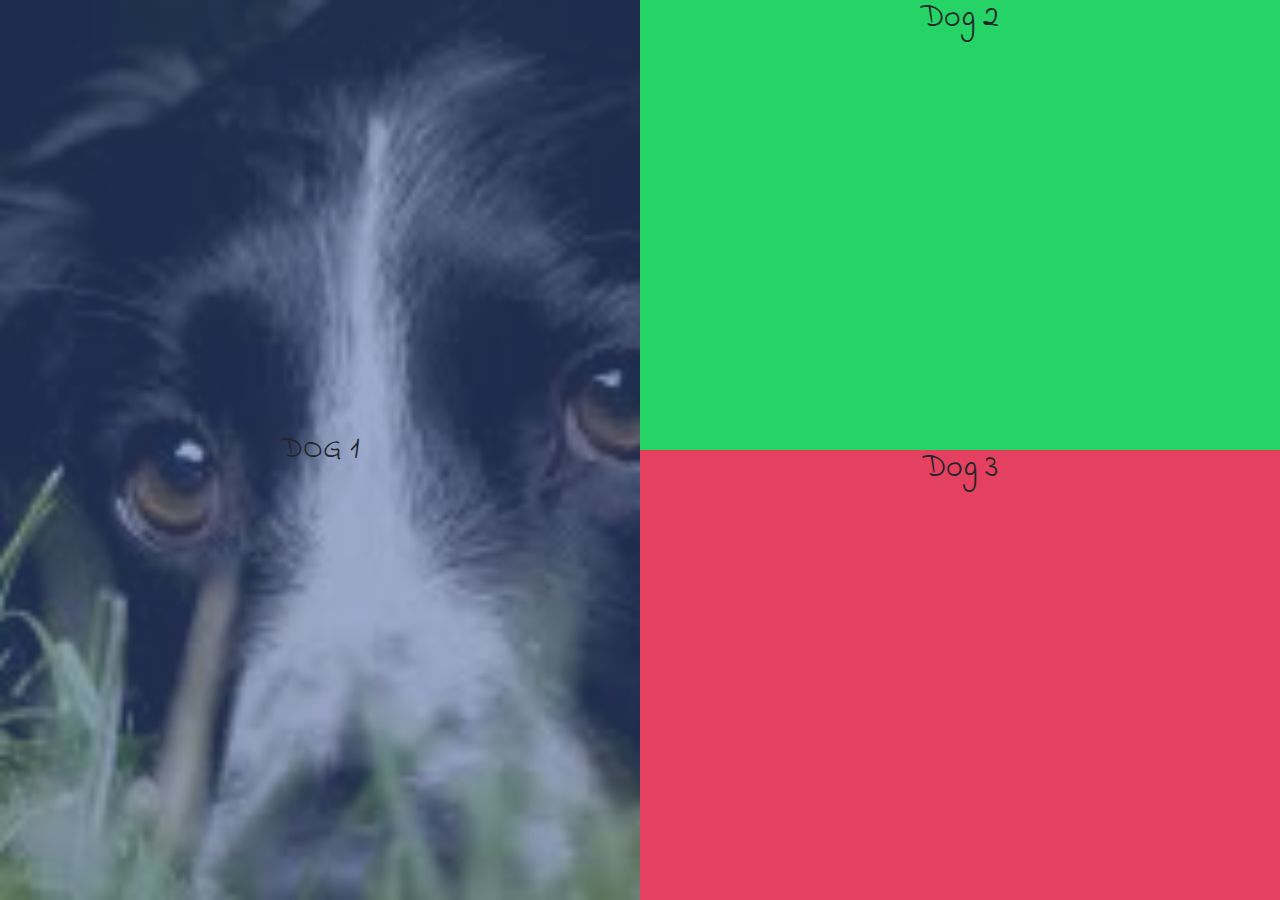
<file: Exp/index.html>
<!DOCTYPE html>
<html lang="es">

<head>
    <meta charset="UTF-8">
    <meta name="viewport" content="width=device-width, initial-scale=1.0">
    <meta http-equiv="X-UA-Compatible" content="ie=edge">
    <title>Exp</title>
    <link rel="stylesheet" href="animate.min.css">
    <link rel="stylesheet" href="https://stackpath.bootstrapcdn.com/bootstrap/4.1.3/css/bootstrap.min.css">
    <link rel="stylesheet" href="main.css">
</head>

<body>
    <main>
        <div class="main row">
            <div class="dogFirst wow slideInLeft">
                <div class="dog1">
                    <h2 class="text-center">Dog 1</h2>
                </div>
                <div class="imgdog1">
                    DOG 1
                </div>
                <div class="content1">
                    <a class="close1">X</a>
                    <h3>Contenido dog 1</h3>
                    <p>Lorem ipsum dolor sit amet consectetur, adipisicing elit. Aperiam consectetur necessitatibus
                        sint perspiciatis deserunt? Autem ipsa natus molestias, aliquid dignissimos labore ducimus
                        optio exercitationem doloribus ipsum, illo, totam obcaecati esse.</p>
                </div>
                <div class="img1"></div>
            </div>

            <div class="dogSec">
                <div class="dogSec1 wow slideInDown">
                    <div class="dog2">
                        <h2 class="text-center">Dog 2</h2>
                    </div>
                    <div class="img2"></div>
                </div>

                <div class="dogSec2 wow slideInUp">
                    <div class="dog3">
                        <h2 class="text-center">Dog 3</h2>
                    </div>
                    <div class="img3"></div>
                </div>
            </div>
        </div>

    </main>

    <script src="https://code.jquery.com/jquery-3.3.1.slim.min.js"></script>
    <script src="https://cdnjs.cloudflare.com/ajax/libs/popper.js/1.14.3/umd/popper.min.js"></script>
    <script src="https://stackpath.bootstrapcdn.com/bootstrap/4.1.3/js/bootstrap.min.js"></script>
    <script src="wow.min.js"></script>
    <script>new WOW().init();</script>
    <script>
        $(document).ready(function(){
            $('.dog1').click(function(){
                $('.content1').addClass('animated fadeInLeft');
                $('.content1').css("display", "block");
                setTimeout(() => {
                    $('.content1').removeClass('animated fadeInLeft');
                }, 1000);
            });

            $('.close1').click(function () {
                $('.content1').addClass('animated fadeOutLeft');
                
                setTimeout(() => {
                    $('.content1').css("display", "none");
                    $('.content1').removeClass('animated fadeOutLeft');
                }, 1000);
            });
        });
    </script>
</body>

</html>
</file>
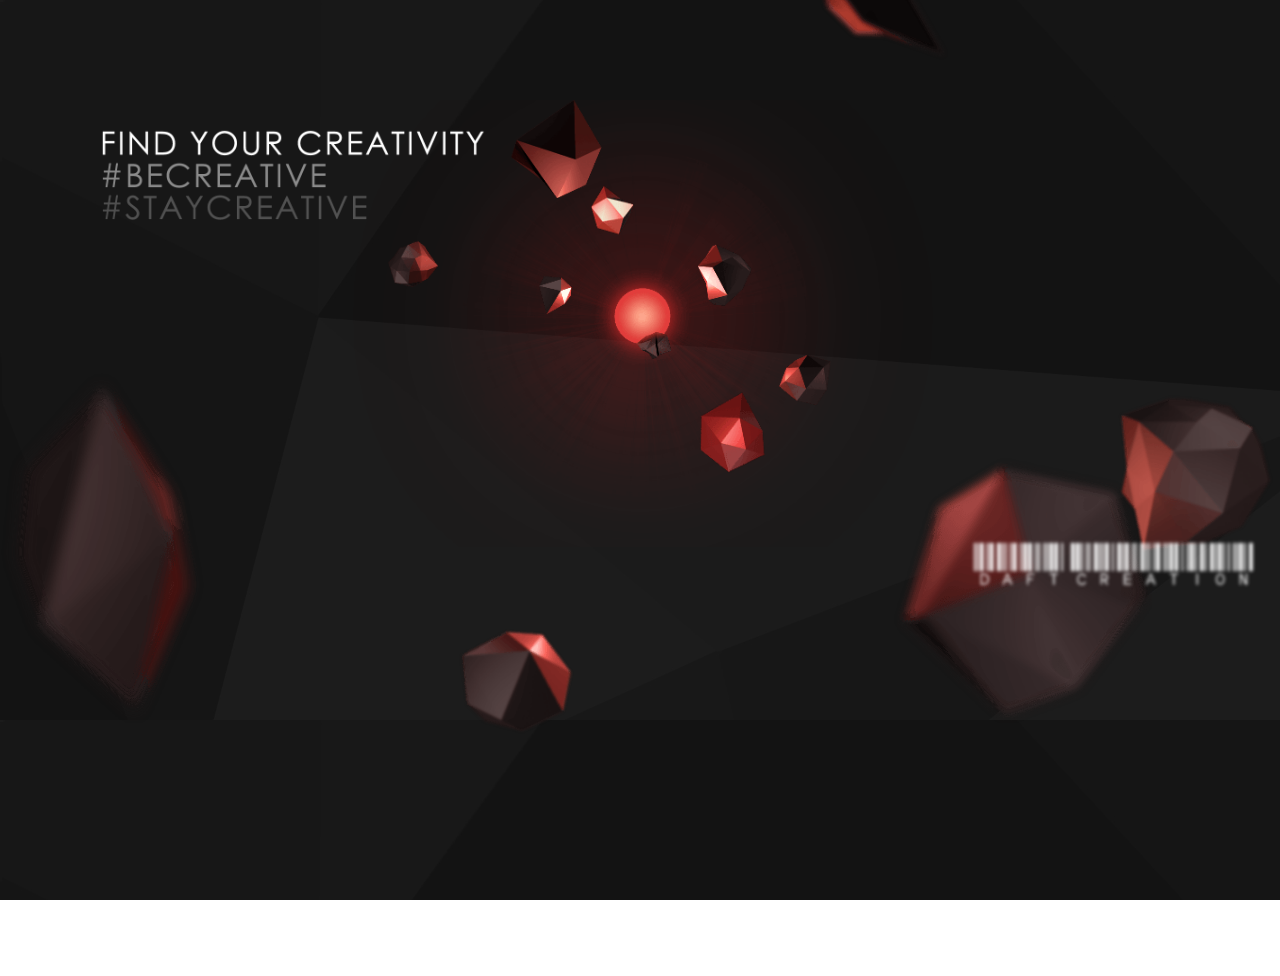
<file: Rellaxjs/index.html>
<!DOCTYPE html>
<html lang="en">

<head>
    <meta charset="UTF-8">
    <meta name="viewport" content="width=device-width, initial-scale=1.0">
    <meta http-equiv="X-UA-Compatible" content="ie=edge">
    <title>Rellax js</title>
    <link rel="stylesheet" href="main.css">
</head>

<body>
    <div class="rellax d1">
        <img src="img/2.png" width="70%" />
    </div>
    
    <div class="rellax d2" data-rellax-speed="6">
        <img src="img/1.png" width="100%" />
    </div>
    
    <div class="rellax d3" data-rellax-speed="8">
        <img src="img/3.png" width="100%" />
    </div>
    
    <div class="rellax d4" data-rellax-speed="2">
        <img src="img/4.png" width="90%" />
    </div>
    
    <div class="rellax d5" data-rellax-speed="1">
        <img src="img/MSG.png" width="50%" />
    </div>
    
    <div class="rellax d6" data-rellax-speed="4">
        <img src="img/DAFTLOGO.png" width="100%" />
    </div>

    <script src="js/rellax.min.js"></script>
    <script>
        var rellax = new Rellax('.rellax', {
            // center: true
            callback: function (position) {
                // callback every position change
                //console.log(position);
            }
        });
    </script>
</body>

</html>
</file>
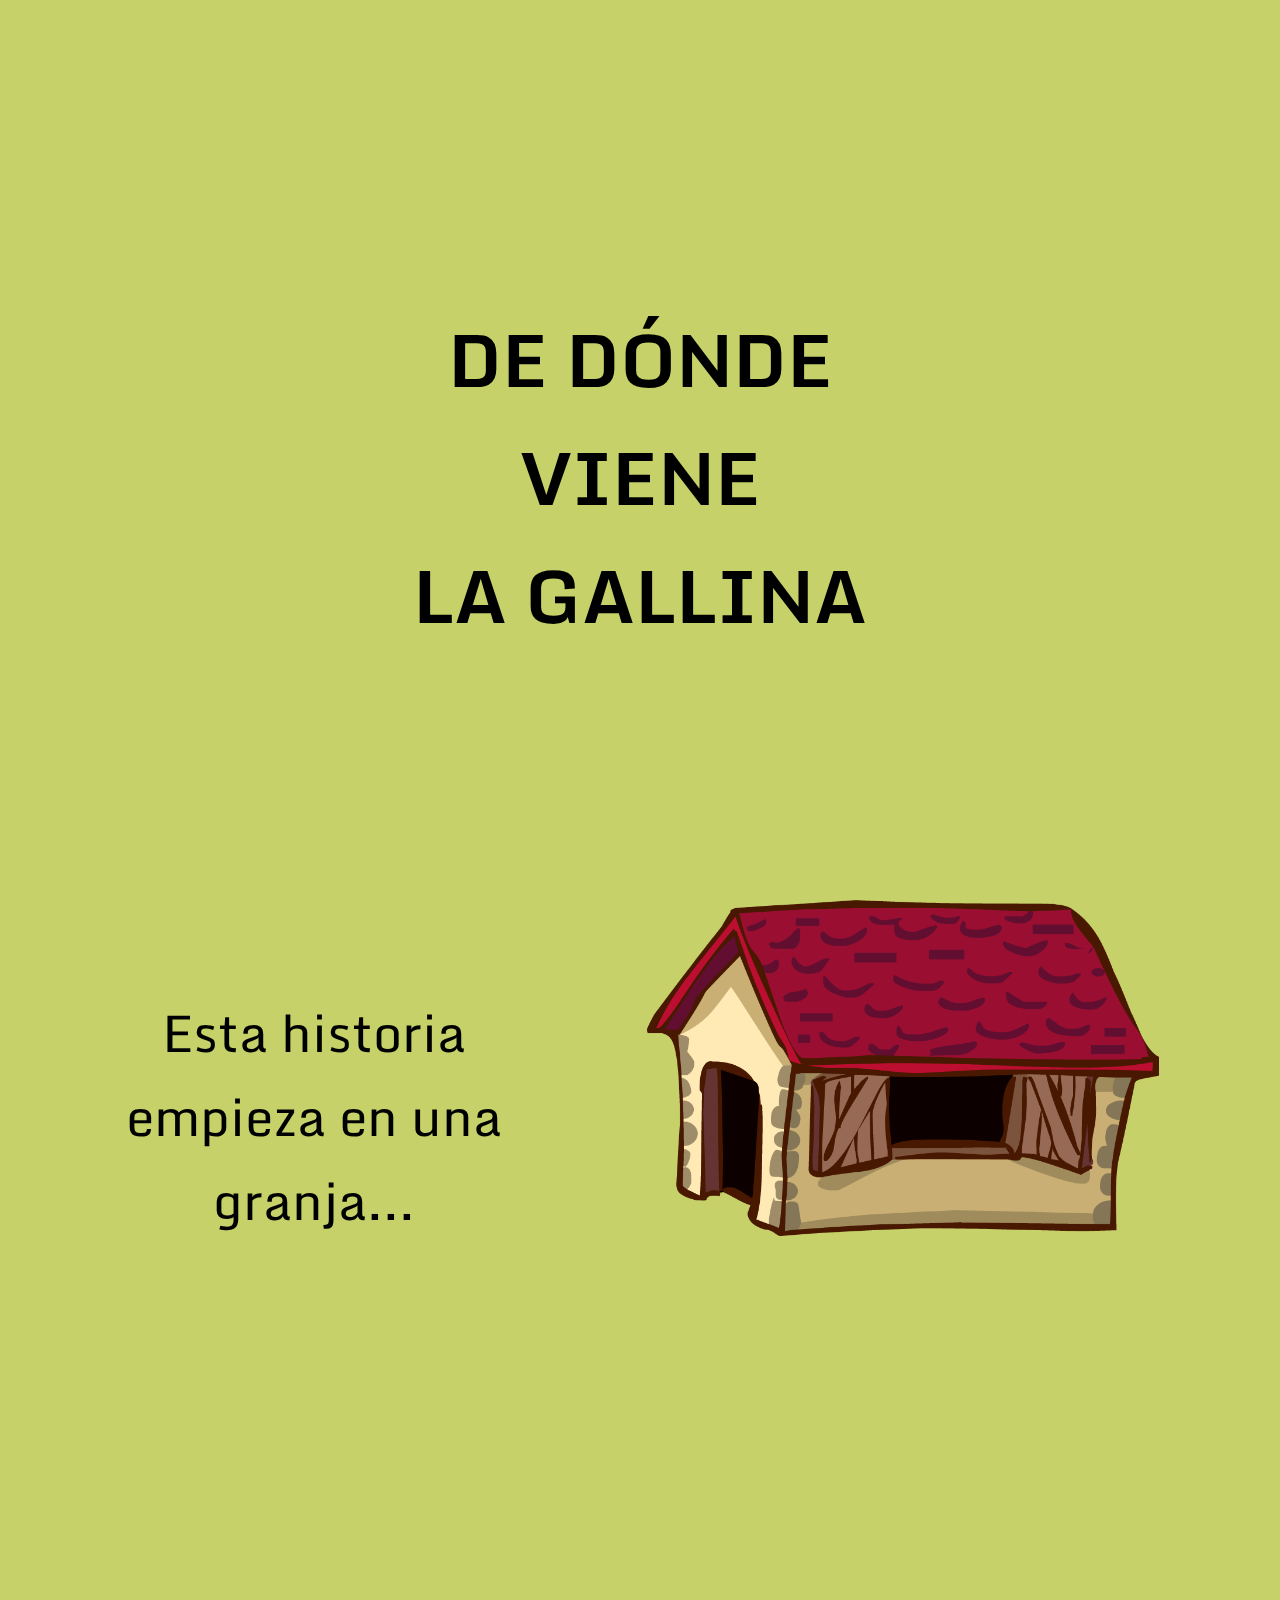
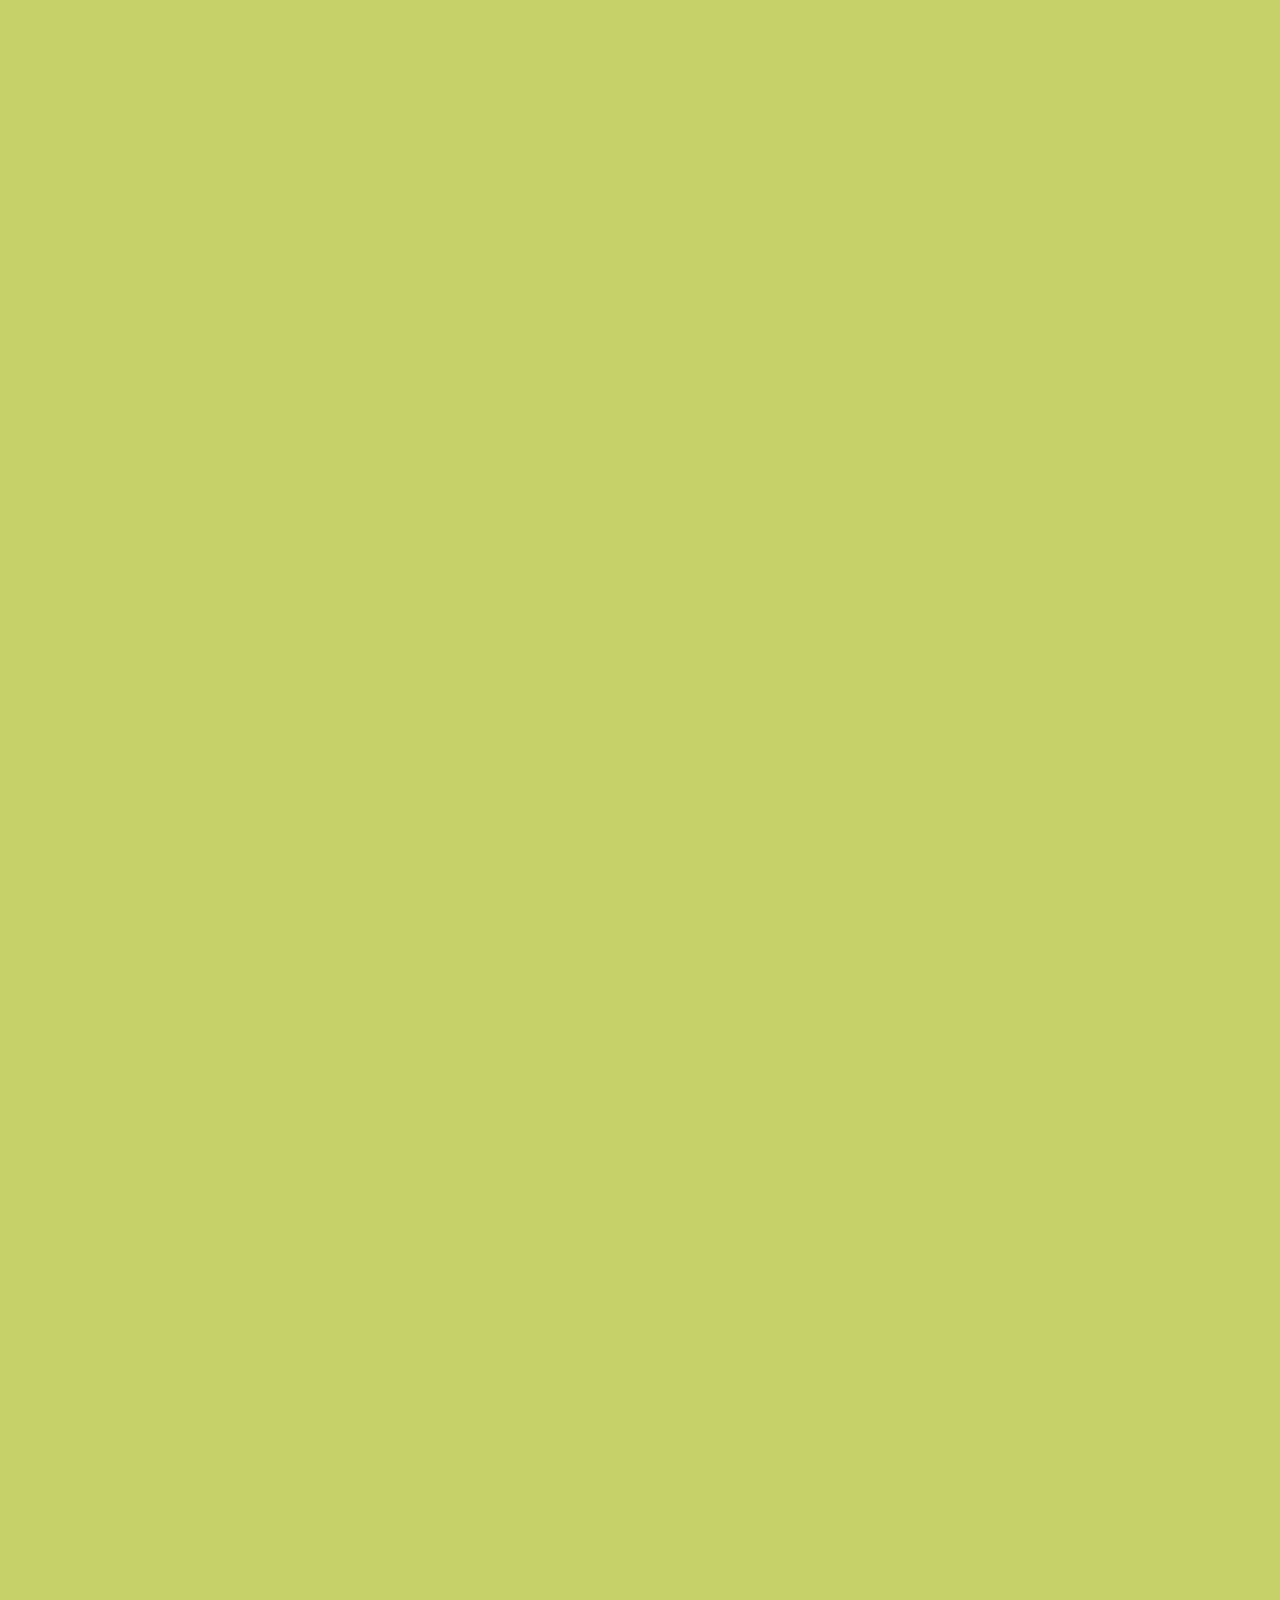
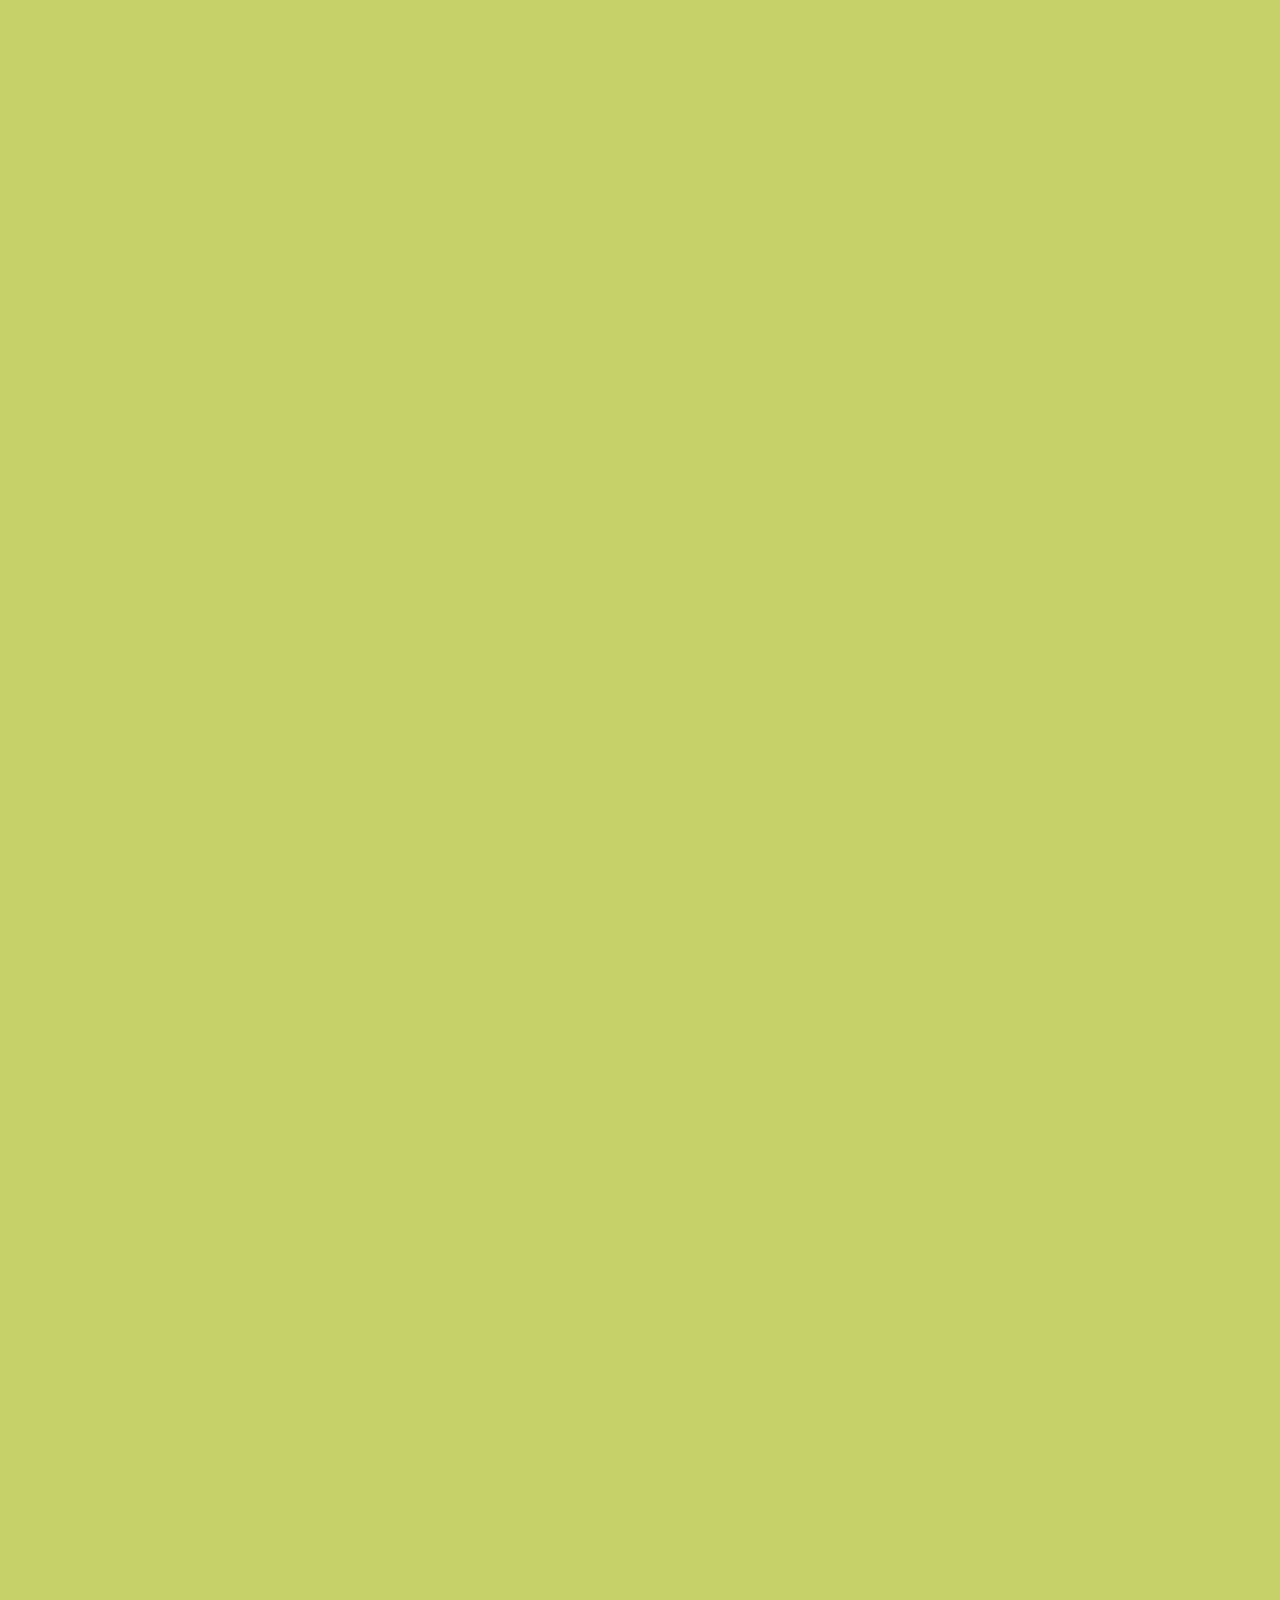
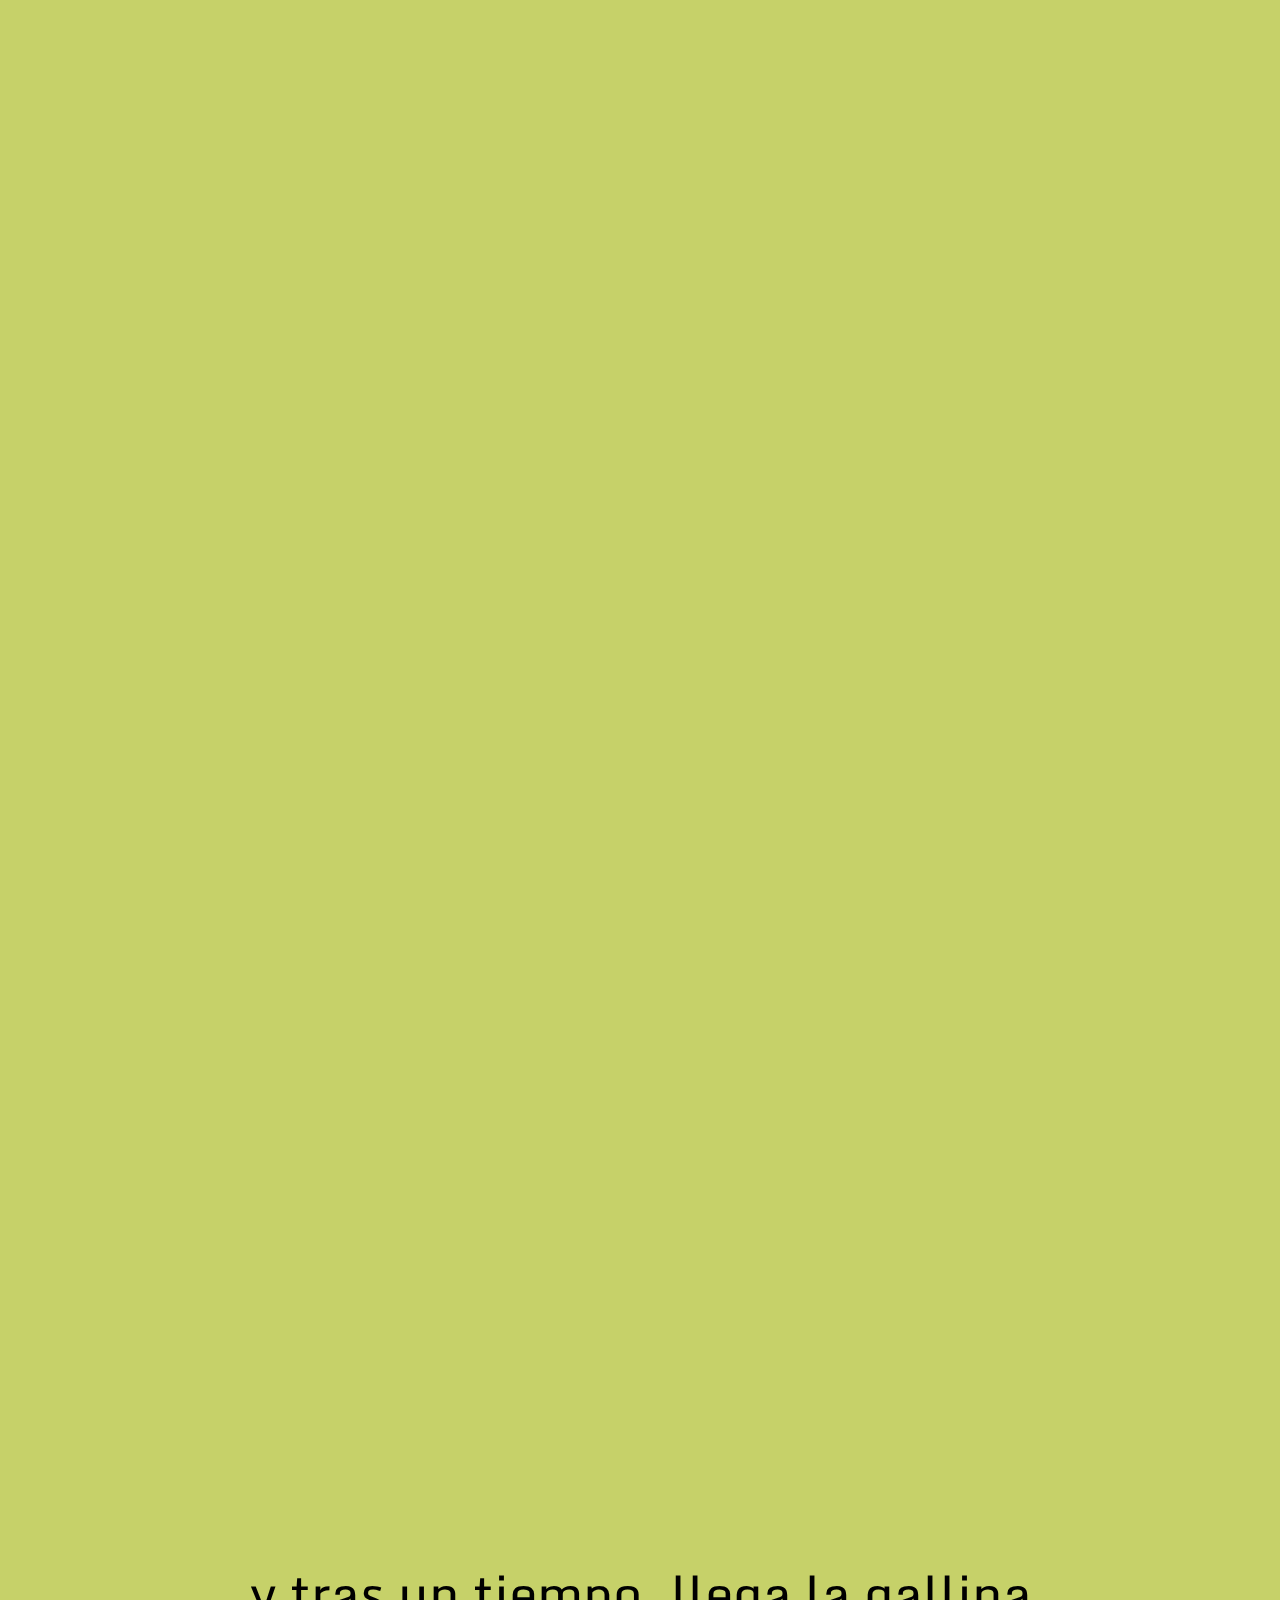
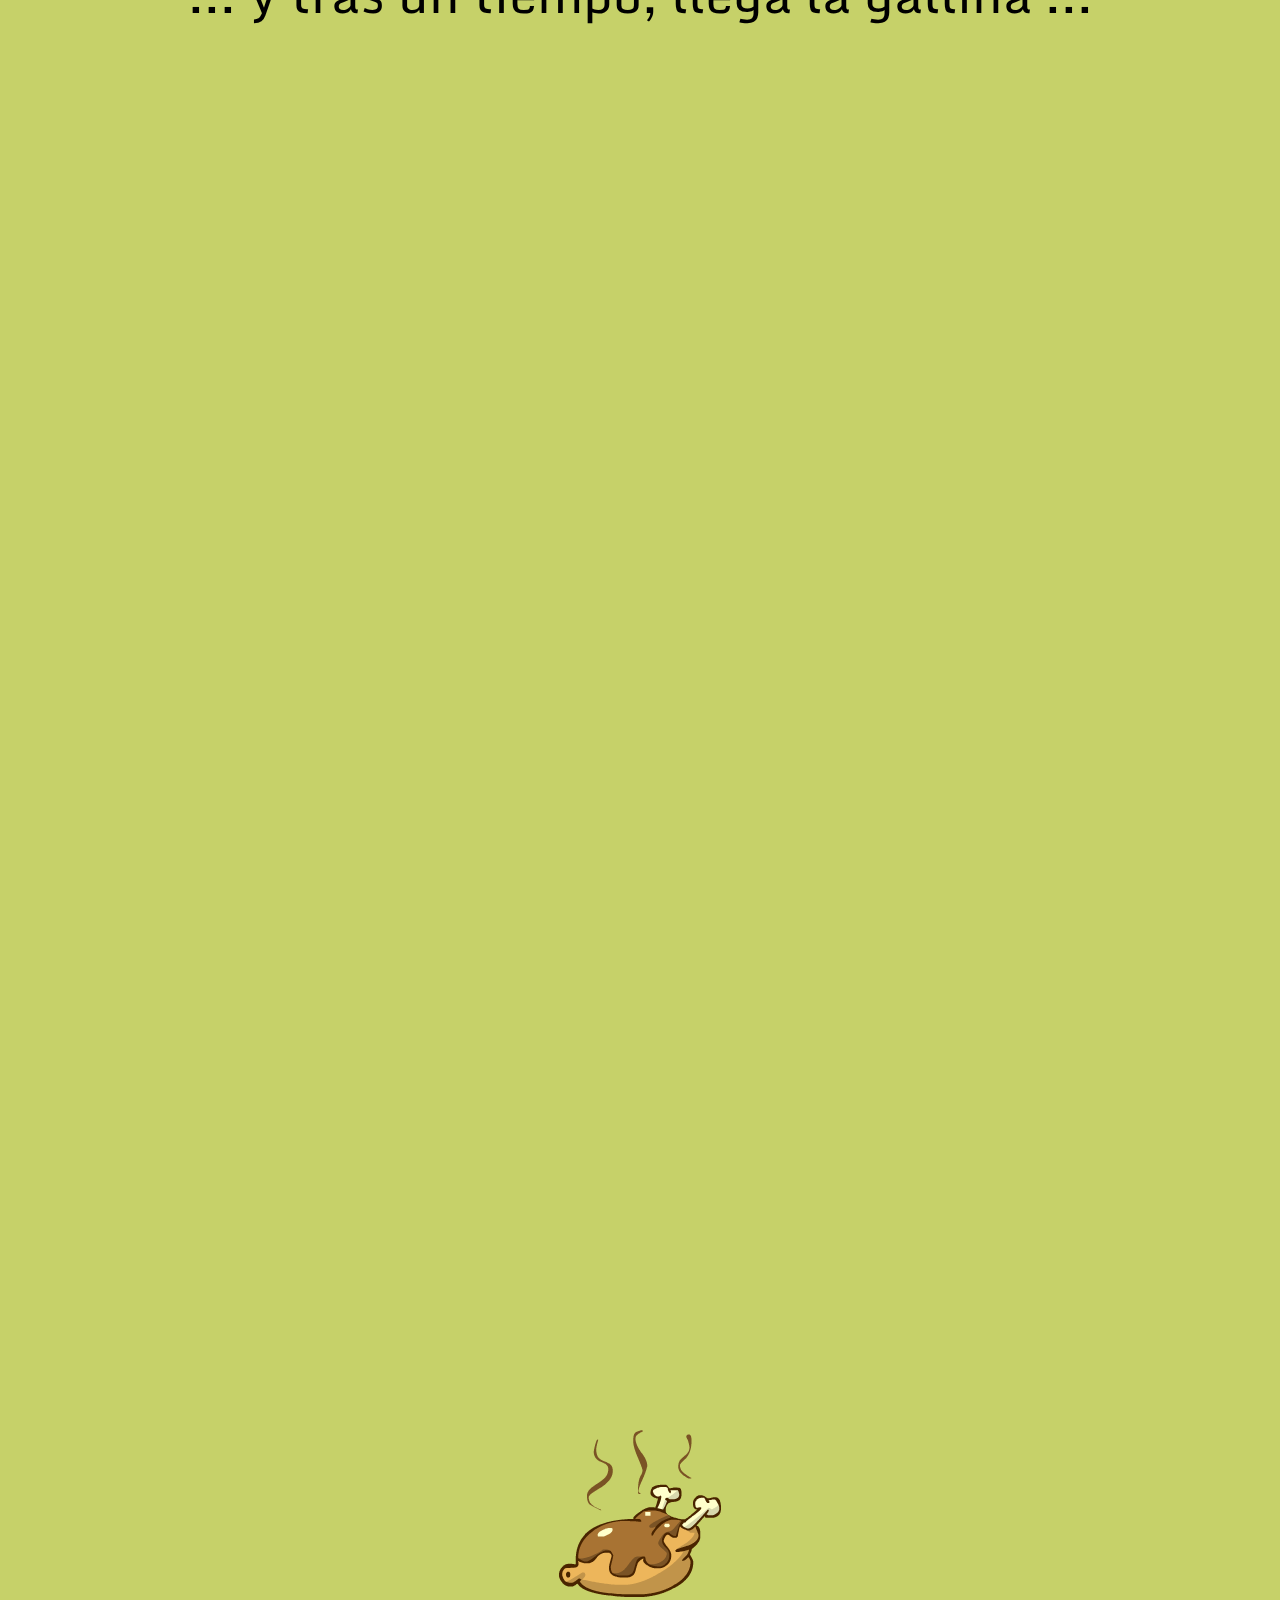
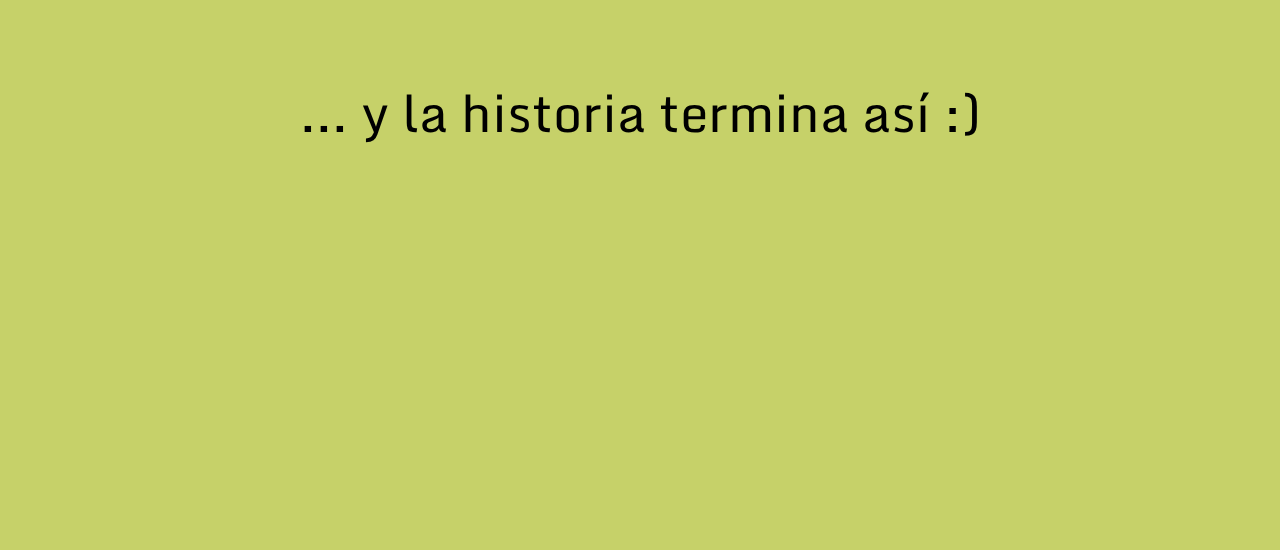
<file: HuevoGallinaScroll/índex.html>
<!doctype html>
<html>
<head>
    <meta charset="UTF-8">
    <meta content="width=device-width, initial-scale=1.0" name="viewport">
    
    <title>Gallinas</title>
    
    <link href='https://fonts.googleapis.com/css?family=Monda:400,700' rel='stylesheet' type='text/css'>


    <link href="css/estilos-globales.css" rel="stylesheet">
    
    <script src="js/css_browser_selector.js"></script>
    <script src="js/jquery-1.11.3.min.js"></script>
    <script src="js/scrollMagic/ScrollMagic.min.js"></script>
    <script src="js/scrollMagic/lib/greensock/TweenMax.min.js"></script>
    <script src="js/scrollMagic/plugins/animation.gsap.min.js"></script>
    <script src="js/scrollMagic/plugins/debug.addIndicators.min.js"></script>

    
    <script src="js/main.js"></script>
    
</head>



<body >
    <div id="wrapper">
        <div id="escena_0" class="escena">
            <h1 id="rotuloPpal">DE DÓNDE<br>VIENE<br>LA GALLINA</h1>
        </div>
        
        <div id="escena_1" class="escena">
            <p>Esta historia empieza en una granja...</p>
            <img id="establo" src="images/casa.png">
        </div>
        
        <div id="escena_2" class="escena">
            <img id="huevo" src="images/huevo.png"> 
        </div>
        
        <div id="escena_3" class="escena">
            <div id="huevoCombinado">
                <img id="pollo" src="images/pollo.png">
                <img id="huevoBottom" src="images/huevoBottom.png">
                <img id="huevoTop" src="images/huevoTop.png">
            </div>
        </div>
        
        <div id="escena_4" class="escena">
            <img id="polloAnimado" src="images/pollo_animado.gif">
        </div>
        
        <div id="escena_5" class="escena">
            <div id="camino">
                <img id="cartel1" class="cartel" src="images/cartel.png">
                <img id="cartel2" class="cartel" src="images/cartel.png">
                <img id="cartel3" class="cartel" src="images/cartel.png">
            </div>
        </div>
        
        <div id="escena_6" class="escena"> 
            <p>... y tras un tiempo, llega la gallina ...</p>
            <img id="gallinaAnimada" src="images/gallina_animada.gif">
        </div>
        
        <div id="escena_7" class="escena">
            <img id="gallinaFinal" src="images/polloFin.png">
            <p>... y la historia termina así :)</p>
        </div>

    </div>
    
    <div id="debug"></div>
</body>
</html>
</file>
<file: Exp/main.css>
@import url('https://fonts.googleapis.com/css?family=Indie+Flower');
*{
    margin: 0;
    padding: 0;
}

body{
    font-family: 'Indie Flower', cursive;
}

main{
    height: 100vh;
    margin: 0; 
}

.main{
    height: 100%;
    margin: 0;
    overflow: hidden;
}

h1{
    margin: 5% 0;
}

.dogFirst{
    position: relative;
    width: 50%;
    height: 100%;
}

.dog1{
    position: relative;
    width: 100%;
    height: 100%;
    background: #3b5999;
    overflow: hidden;
    transition: .4s all;
    cursor: pointer;
}

.dogSec{
    width: 50%;
    height: 100%;
}

.dogSec1{
    position: relative;
    width: 100%;
    height: 50%;
}

.dogSec2{
    position: relative;
    width: 100%;
    height: 50%;
}

.dog2{
    width: 100%;
    height: 100%;
    background: #25D366;
    transition: .4s all;
}

.dog3{
    width: 100%;
    height: 100%;
    background: #e4405f;
    transition: .4s all;
}

.dog1:hover,
.dog2:hover,
.dog3:hover{
    opacity: 0;
}

.img1{
    width: 100%;
    height: 100%;
    position: absolute;
    top: 0;
    z-index: -1;
    background: 
    linear-gradient(
      rgba(59, 89, 153, 0.5), 
      rgba(59, 89, 153, 0.5)
    ),
    url('img1.jpg');
    background-repeat: no-repeat;
    background-size: cover;
    background-position: center;
}

.img2{
    width: 100%;
    height: 100%;
    position: absolute;
    top: 0;
    z-index: -1;
    background: 
    linear-gradient(
      rgba(37, 211, 102, 0.5), 
      rgba(37, 211, 102, 0.5)
    ),
    url('img2.jpg');
    background-repeat: no-repeat;
    background-size: cover;
    background-position: center;
}

.img3{
    width: 100%;
    height: 100%;
    position: absolute;
    top: 0;
    z-index: -1;
    background: 
    linear-gradient(
      rgba(228, 64, 95, 0.5), 
      rgba(228, 64, 95, 0.5)
    ),
    url('img3.jpg');
    background-repeat: no-repeat;
    background-size: cover;
    background-position: center;
}

.imgdog1{
    position: absolute;
    top: 50%;
    left: 50%;
    transform: translate(-50%, -50%);
    font-size: 30px;
}

.content1{
    position: absolute;
    top: 0;
    width: 100%;
    height: 100%;
    background: #3b5999;
    color: white;
    padding: 5%;
    display: none;
}

.close1{
    position: absolute;
    right: 5%;
    font-size: 20px;
    cursor: pointer;
}

@media screen and (max-width: 768px){
    .dogFirst, .dogSec{
        width: 100%;
    }
}
</file>
<file: Rellaxjs/main.css>
body{
    margin: 0;
    padding: 0;
    background-image: url('img/BG.jpg');
    background-size: 100%;
    background-attachment: fixed;
}

.d1{
    margin-top: 100px;
    margin-left: 300px;
}

.d2{
    margin-top: -700px;
    margin-left: -150px;
}

.d3{
    margin-top: -650px;
}

.d4{
     margin-top: -1050px;
}

.d5{
    margin-top: -600px;
    margin-left: 100px;
}

.d6{
    margin-top: 250px;
    margin-left: 950px;
}
</file>
<file: HuevoGallinaScroll/css/estilos-globales.css>
/* 
font-family: 'Monda', sans-serif;
*/

/* ESTRUCTURA GLOBAL */
html, body{
    height: 100%;
}
body{
    margin: 0;
    font-family: 'Monda', sans-serif;
    font-size: 4vw;
    text-align: center;
    overflow-x: hidden;
    background-color: #C6D169;
}
html.vr body{
    font-size: 4vh;
}
#wrapper{
    position: relative;
}

#debug{
    position: fixed;
    top: 0;
    left: 0;
    background-color: #ffffff;
    font-size: 20px;
    text-align: center;
    width: 200px;
}


/* ESTRUCTURA DE ESCENAS */
.escena{
    position: absolute;
    width: 100%;
    height: 100vh;
   /* border-top: 1px solid #000;*/
}

#escena_0{
    top:0;
}
#escena_1{
    top:100vh;
    z-index: 10;
}
#escena_2{
    top:200vh;
    z-index: 5;
}
#escena_3{
   top:300vh; 
    z-index: 6;
}
#escena_4{
    top:500vh;
    z-index: 2;
}
#escena_5{
    top:600vh;
    z-index: 4;
}
#escena_6{
    top:700vh;
    z-index: 11;
}
#escena_7{
    top:850vh;
    z-index: 12;
}



/* escena 0 */
#escena_0 h1{
    position: absolute;
    top: 0;bottom:0;left:0;right: 0;
    margin: auto;
    height: 300px;
    font-size: 8vh;
}



/* escena 1 */
#escena_1 p{
    display: inline-block;
    width: 30%;
    vertical-align: top;
    margin-right: 10%;
    margin-top: 10vh;
}
#establo{
    width: 40%;
    display: inline-block;
}



/* escena 2 */

#huevo{
    position: absolute;
    top:-80px;
    right: 0;
    opacity: 0;
}



/* escena 3 */
#huevoCombinado{
    
}
#pollo{
    position: absolute;
    top:-75px;
    right: 20px;
    opacity: 0;
    
}
#huevoBottom{
    position: absolute;
    top:-80px;
    right: 0;
    opacity: 0;
}
#huevoTop{
    position: absolute;
    top:-80px;
    right: 0;
    opacity: 0;
}



/* escena 4 */
#polloAnimado{
    width: 45vw;
    max-width: 120px;
}




/* escena 5 */
#camino{
    width: 200%;
}
.cartel{
    max-width: 240px;
    height: 160px;
    width: 20%;
    margin-right: 15%;
    margin-top: 10vh;
}
html.vr .cartel{
   width: 25vh; 
    margin-right: 5%;
}
#cartel1{
    display: inline-block;
}
#cartel2{
    display: inline-block;
}
#cartel3{
    display: inline-block;
}



/* escena 6 */
#escena_6 p{
    color: #000000;
}
#gallinaAnimada{
    position: absolute;
    top: 45px;
}



/* escena 7 */
#gallinaFinal{
    margin-top: 20vh;
}
</file>
